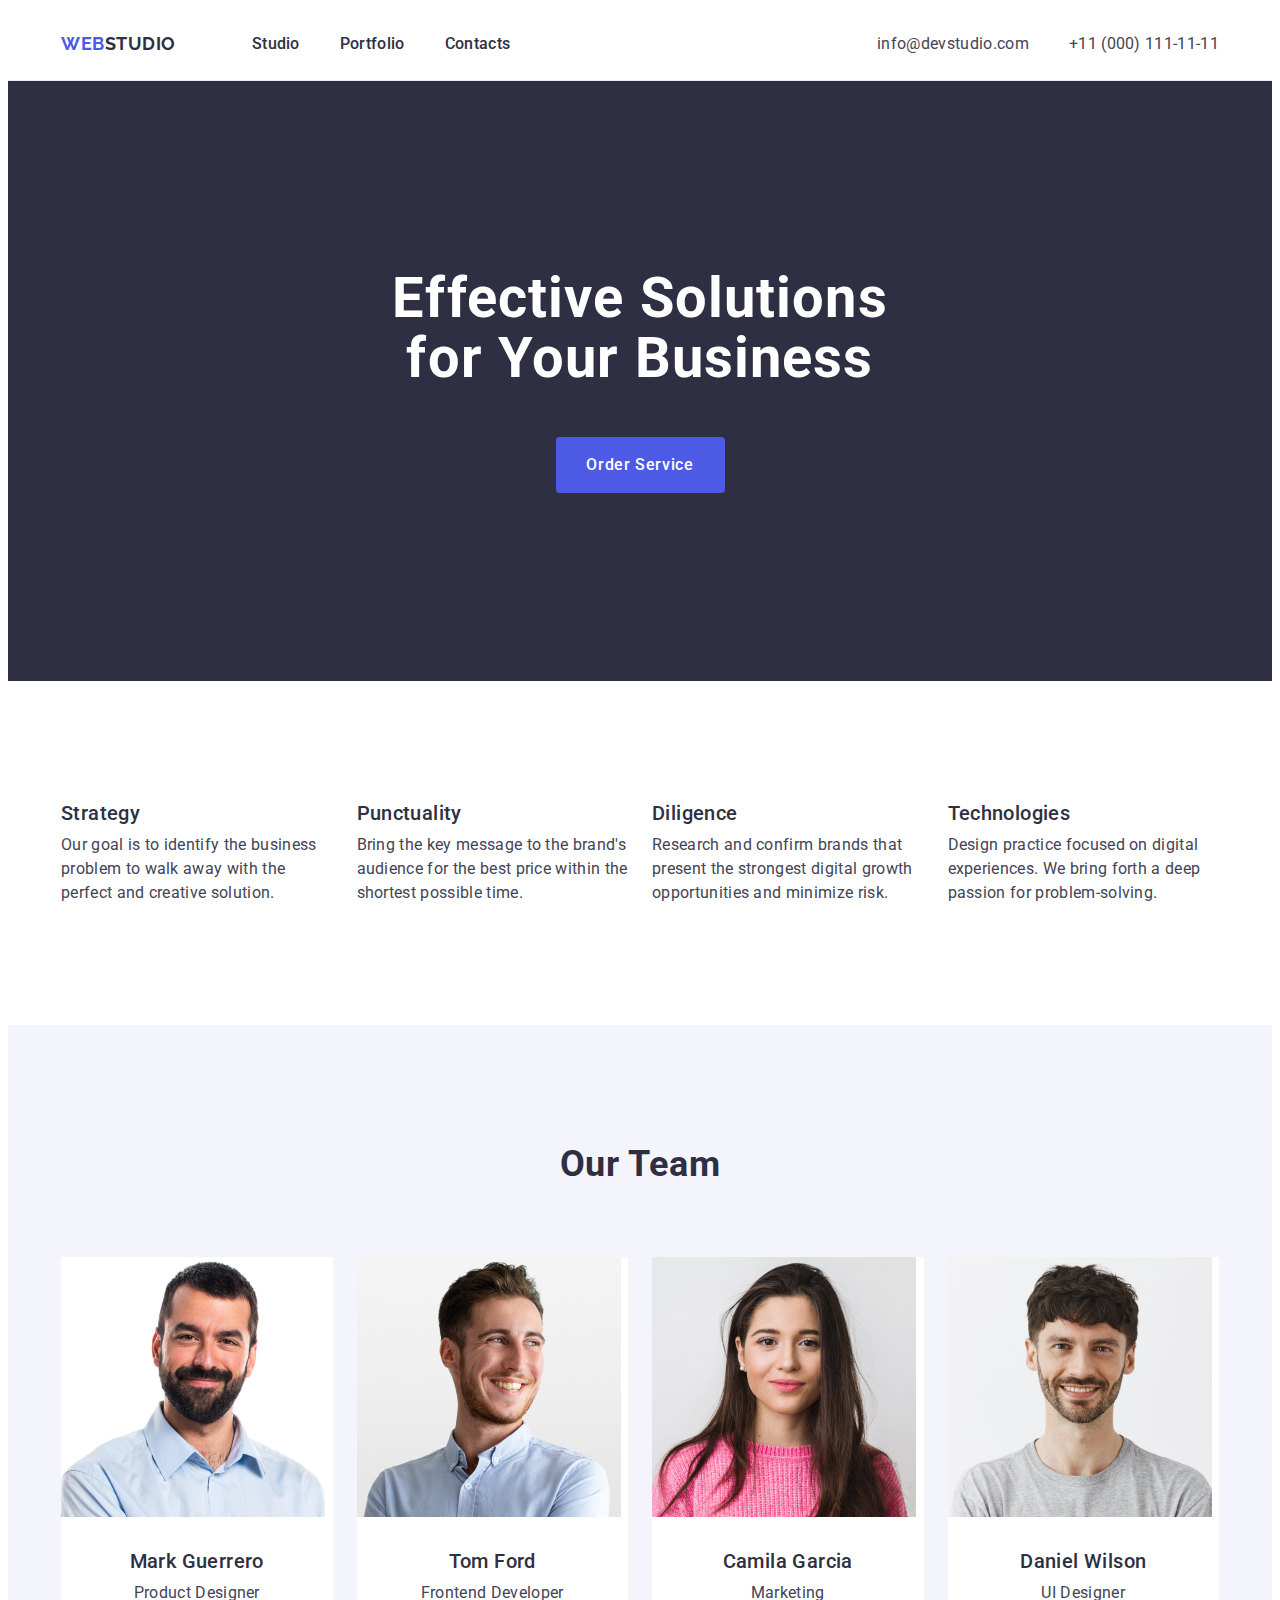
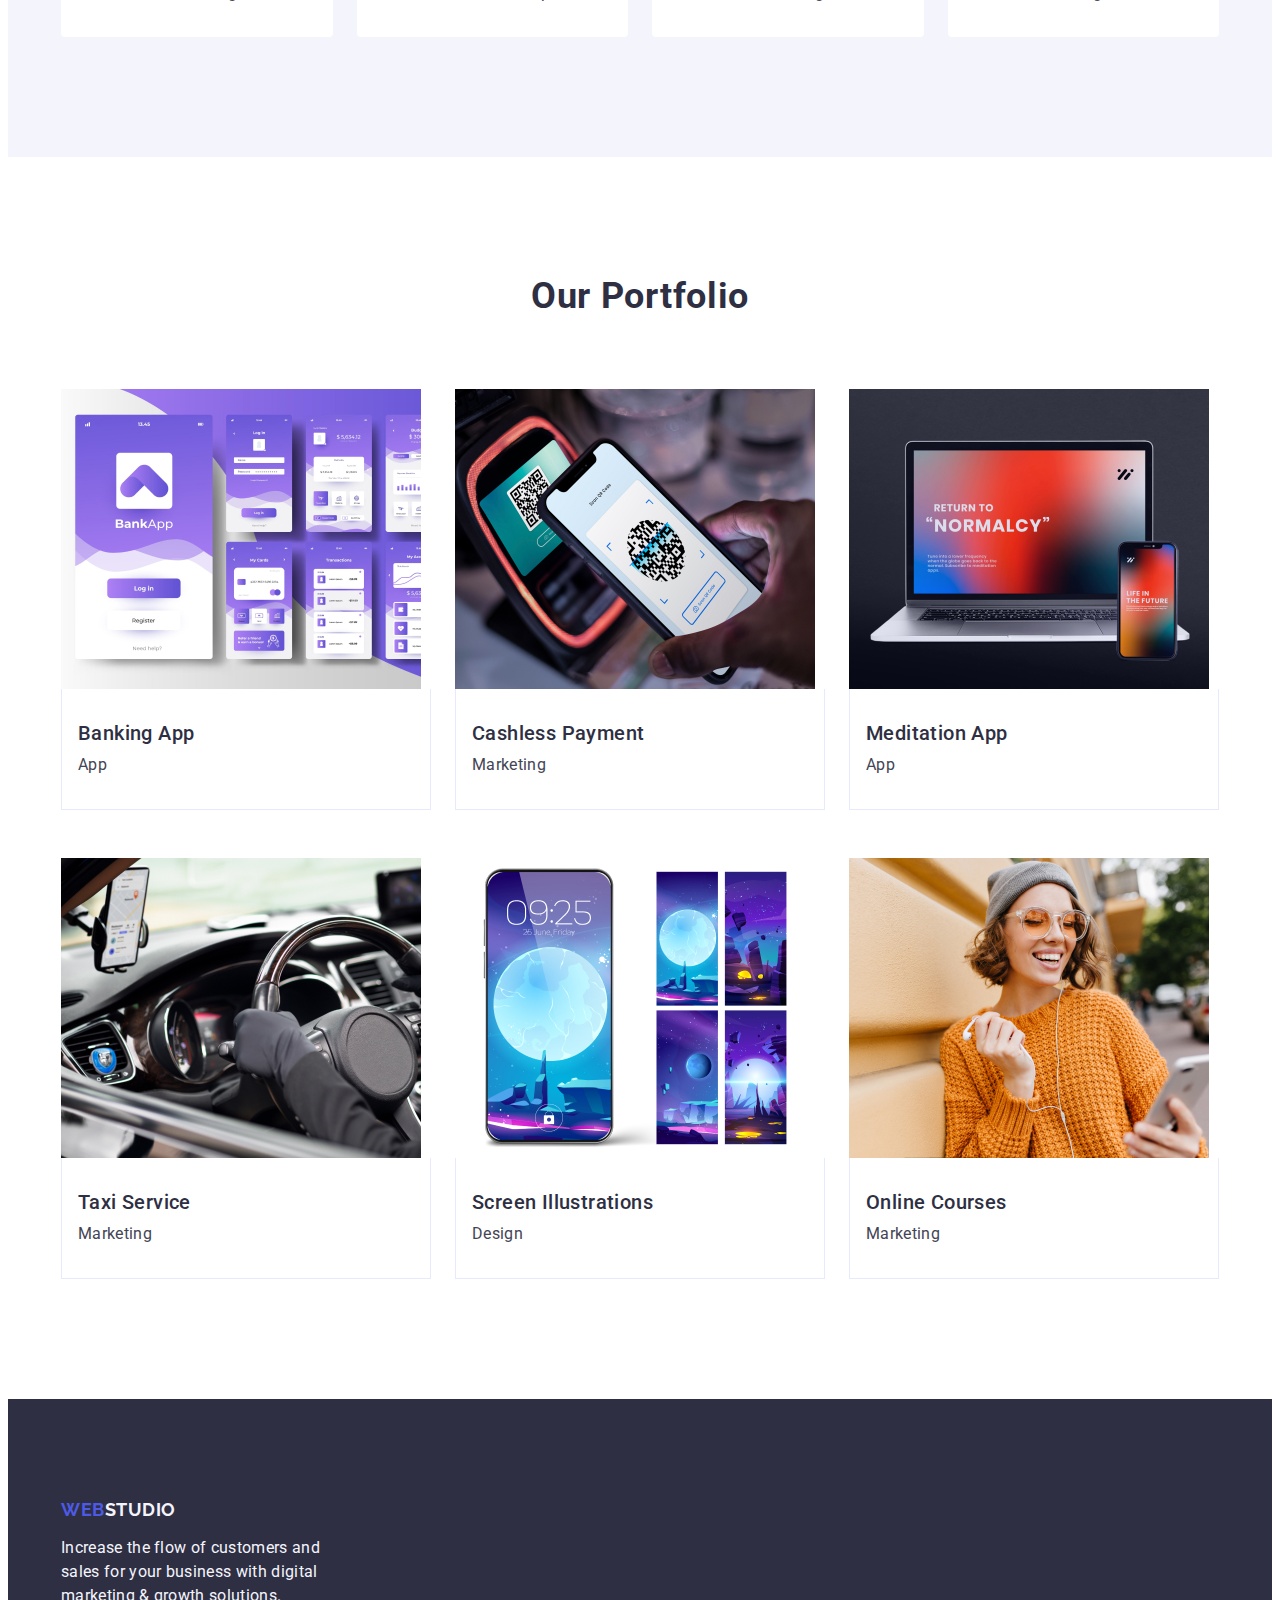
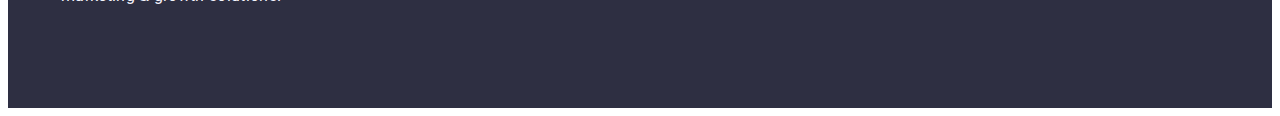
<file: index.html>
<!DOCTYPE html>
<html lang="en">
    <head>
    <meta charset="UTF-8">
    <meta name="viewport" content="width=device-width, initial-scale=1.0">
    <title>goit markup hw01</title>
    <link rel="preconnect" href="https://fonts.googleapis.com"/>
    <link rel="preconnect" href="https://fonts.gstatic.com" crossorigin/>
    <link rel="stylesheet" href="https://fonts.googleapis.com/css2?family=Raleway:wght@700&family=Roboto:wght@400;500;700&display=swap">
    <link rel="stylesheet" href="https://cdnjs.cloudflare.com/ajax/libs/modern-normalize/2.0.0/modern-normalize.min.css" integrity="sha512-4xo8blKMVCiXpTaLzQSLSw3KFOVPWhm/TRtuPVc4WG6kUgjH6J03IBuG7JZPkcWMxJ5huwaBpOpnwYElP/m6wg==" crossorigin="anonymous" referrerpolicy="no-referrer" />    
    <link rel="stylesheet" href="./css/styles.css"/>
    </head>
    <body>
        <header class="header">
        <div class="container header-container">
            <nav class="nav-menu">
            <a class="nav-menu-logo" href="./index.html">Web<span class="nav-menu-span">Studio</span></a>

            <ul class="nav-menu-list">
                <li> <a class="nav-menu-item" href="./index.html">Studio</a></li>
                <li> <a class="nav-menu-item" href="">Portfolio</a></li>
                <li> <a class="nav-menu-item" href="">Contacts</a></li>
            </ul>
            </nav>
        <address class="contacts">

        <ul class="list-address">
        <li><a class="contacts-item" href="mailto:info@devstudio.com">info@devstudio.com</a></li>
        <li><a class="contacts-item" href="tel:+110001111111">+11 (000) 111-11-11</a></li>
        </ul>
        </address>
        </div>
        </header>

        <main>

        <section class="section-main">
            <div class="container section-one">
            <h1 class="main-title">Effective Solutions for Your Business</h1>
            <button class="button" type="button">Order Service</button>
        </div>
        </section>
        
        <section class="section-description">
            <div class="container section-two">
            <h2 class="visually-hidden">Contentinfo</h2>


            <ul class="description-list">
            <li class="list-item">
                <h3 class="description-title">Strategy</h3>
            <p class="description-text">Our goal is to identify the business
                problem to walk away with the perfect and creative solution. </p>
            </li>
            <li class="list-item">
            <h3 class="description-title">Punctuality</h3>
            <p class="description-text">Bring the key message to the brand's audience for the best price within
            the shortest possible time.</p>
            </li>
            <li class="list-item">
                <h3 class="description-title">Diligence</h3>
        <p class="description-text">Research and confirm brands that present the strongest digital growth
            opportunities and minimize risk.</p>
        </li>
        <li class="list-item">
            <h3 class="description-title">Technologies</h3>
            <p class="description-text">Design practice focused on digital experiences. We bring forth a deep
            passion for problem-solving.</p>
        </li>
        </ul>
        </div>
        </section>
        
        <section class="section-team">
            <div class="container section-three">
            <h2 class="team-title">Our Team</h2>


            <ul class="our-team" >
                <li class="team-list">
                    <img class="img" src="./images/Mark_Guerrero.jpg" alt="Mark Guerrero" width="264" height="260">
                    <div class="team-name">
                    <h3 class="team-subtitle">Mark Guerrero</h3>
                    <p class="team-text">Product Designer</p>
                    </div>
                </li>
                <li class="team-list">
                    <img class="img" src="./images/Tom_Ford.jpg" alt="Tom Ford" width="264" height="260">
                    <div class="team-name">
                    <h3 class="team-subtitle">Tom Ford</h3>
                    <p class="team-text">Frontend Developer</p>
                    </div>
                </li>
                <li class="team-list">
                    <img class="img" src="./images/Camila_Garcia.jpg" alt="Camila Garcia" width="264" height="260">
                    <div class="team-name">
                    <h3 class="team-subtitle">Camila Garcia</h3>
                    <p class="team-text">Marketing</p>
                    </div>
                </li>
                <li class="team-list">
                    <img class="img" src="./images/Daniel_Wilson.jpg" alt="Daniel Wilson" width="264" height="260">
                    <div class="team-name">
                    <h3 class="team-subtitle">Daniel Wilson</h3>
                    <p class="team-text">UI Designer</p>
                    </div>
                    
                </li>
            </ul>
            </div>
            
        </section>
        
        
        <section class="portfolio">
            <div class="container section-four">
            <h2 class="portfolio-title">Our Portfolio</h2> 
            <ul class="portfolio-list">
            <li class="list-info" >
                <img class="img" src="./images/img.jpg" alt="BankApp" width="360" height="300">
                <div class="list-products">
                <h3 class="portfolio-subtitle">Banking App</h3>
                <p class="portfolio-text">App</p>
                </div>
            </li>
            <li class="list-info" >
                <img class="img" src="./images/img1.jpg" alt=" Scren Qr code" width="360" height="300">
                <div class="list-products">
                <h3 class="portfolio-subtitle">Cashless Payment</h3>
                <p class="portfolio-text">Marketing</p>
                </div>
            </li>
            <li class="list-info" >
                <img class="img" src="./images/img2.jpg" alt="Meditation App Phone end Pc" width="360" height="300">
                <div class="list-products">
                <h3 class="portfolio-subtitle">Meditation App</h3>
                <p class="portfolio-text">App</p>
                </div>
            </li>
            <li class="list-info" >
                <img class="img" src="./images/img3.jpg" alt="Car" width="360" height="300">
                <div class="list-products">
                <h3 class="portfolio-subtitle">Taxi Service</h3>
                <p class="portfolio-text">Marketing</p>
                </div>
            </li>
            <li class="list-info" >
                <img class="img" src="./images/img4.jpg" alt="Screen Illustrations" width="360" height="300">
                <div class="list-products">
                <h3 class="portfolio-subtitle">Screen Illustrations</h3>
                <p class="portfolio-text">Design</p>
                </div>
            </li >
            <li class="list-info">
                <img class="img" src="./images/img5.jpg" alt="Woman is reading" width="360" height="300">
                <div class="list-products">
                <h3 class="portfolio-subtitle">Online Courses</h3>
                <p class="portfolio-text">Marketing</p>
                </div>
            </li>
        </ul>
        </div>
        </section>
        
        </main>
        <footer class="lower-section">
            <div class="container" >
            <a class="nav-menu-logo-footer" href="./index.html">Web<span class="lower-logo-span">Studio</span></a>
            <p class="footer-text">
                Increase the flow of customers and sales for your
            business with digital marketing & growth solutions.
        </p>
        </div>
        </footer>
    </body>
</html>
</file>
<file: css/styles.css>
body { 
    font-family:"Roboto", sans-serif;
    color: #434455;
background-color: #FFF;
letter-spacing: 0.02em;
}

ul{
    list-style-type: none;
    padding-left: 0;
    margin: 0;
}



a {
    text-decoration: none;
}

.address {
    font-style: normal;
    }

h1,h2,h3,h4,h5,h6,p {
margin-top: 0;
margin-bottom:0;
}



.img {
    display: block 
    
    
    }
    
    .container{
    width: 1158px;
    margin: 0 auto;
    padding: 0 15px 0 15px;
    
    }



/* =================================header============================================*/
    
    .header{
    border-bottom: 1px solid #e7e9fc
    
    }

.header-container{
display: flex;
align-items: center;

}
    

.nav-menu{
    display: flex;
    align-items: center;
}


.nav-menu-list{
    display: flex;
    gap: 40px;
    margin-right: 40px;
    margin-right: 0;
    
}

.nav-menu-logo {
    color: #4D5AE5;
    font-family: Raleway, sans-serif;
    font-size: 18px;
    font-weight: 700;
    line-height: 1.17;
    letter-spacing: 0.03em;
    text-transform: uppercase;
    text-decoration: none;
    margin-right: 76px;
}
.nav-menu-span{
    color: #2E2F42;
    font-weight: 700;
   
    
    

}
.nav-menu-logo:hover,.nav-menu-logo:focus {
color: #404BBF;
margin-right: 76px;
} 
.nav-menu-item {
    color: #2E2F42;
    font-size: 16px;
    display: block;
    font-weight: 500;
    line-height: 1.5;
    letter-spacing: 0.02em;
    text-decoration: none;
    padding: 24px 0;
    padding-top: 24px; 
}
.nav-menu-item:hover,.nav-menu-item:focus {
    color: #404bbf;
    } 


.contacts {
    font-style: normal;
    margin-left: auto;
}

.list-address{
    display: flex;
    gap: 40px;
    margin-right: 40px;
    margin-right: 0;
}

.contacts-item {
    color:#434455;
font-size: 16px;
font-weight: 400;
line-height: 1.5; 
letter-spacing: 0.02em;
text-decoration: none;
}
.contacts-item:hover,.contacts-item:focus {
    color: #404bbf; 
}
/* =============================================================================*/



/* =================================SECTION=1============================================*/

.section-one {
    background-color: #2e2f42;
    

}


.section-main {
    background-color: #2E2F42;
    padding: 188px 0;
}

.main-title{
    color: #FFF;
text-align: center;
font-family: Roboto;
font-size: 56px;
font-weight: 700;
line-height: 1.07;
letter-spacing: 0.02em;
max-width: 496px;
margin-left: auto;
margin-right: auto;
margin-bottom: 48px;
}

.button{
background-color: #4D5AE5;
cursor: pointer;
color: #FFF;
font-family: "Roboto", sans-serif;
font-size: 16px;
font-weight: 500;
line-height: 1.5;
letter-spacing: 0.04em;
min-width: 169px;
height: 56px;
border: none;
border-radius: 4px;
display: block;
margin: 0 auto;

}

.button-order{
    display: block;
    

}
.button:hover, .button:focus{
    background-color: #404bbf; 

}


.hidden{
    display: none;

}

/* =============================================================================*/



/* =================================SECTION=2============================================*/


.section-main{


}
.section-description{
    padding: 120px 0 ;

}

.section-two{


}

.visually-hidden{
    position: absolute;
    width: 1px;
    height: 1px;
    margin: -1px;
    border: 0;
    padding: 0;
    white-space: nowrap;
    clip-path: inset(100%);
    clip: rect(0 0 0 0);
    overflow: hidden;


}

.description-list{
    display: flex;
    gap: 24px; 

}

.list-item{
    width: calc((100% - 72px) / 4);
   

}
.description-title{
    color: #2E2F42;
font-family: Roboto;
font-size: 20px;
font-weight: 500;
line-height: 1.2;
letter-spacing: 0.02em;
margin-bottom: 8px;

}
.description-text{
    color: #434455;
font-family: Roboto;
font-size: 16px;
font-weight: 400;
line-height: 1.5;
letter-spacing: 0.02em;
}

/* =============================================================================*/

/* =================================SECTION=3============================================*/
.section-team{
    line-height: 1.5;
    letter-spacing: 0.02em;
    background-color: #F4F4FD;
    padding: 120px 0;
}



.section-three{


}

.team-title{
    color: #2E2F42;
text-align: center;
font-family: Roboto;
font-size: 36px;
font-weight: 700;
line-height: 1.11;
letter-spacing: 0.02em;
text-transform: capitalize;
margin-bottom: 72px;

}

.our-team{
    display: flex;
    gap: 24px; 


}
.team-list{
    background-color: #FFF;
    width: calc((100% - 72px) / 4);
    border-radius: 0px 0px 4px 4px; 
}

.team-name{
    padding: 32px 0


}

.team-subtitle{
    color: #2E2F42;
text-align: center;
font-family: Roboto;
font-size: 20px;
font-weight: 500;
line-height:1.2;
letter-spacing: 0.02em;
text-align: center; 
margin-bottom: 8px
}

.team-text{
color: #434455;
text-align: center;
font-family: Roboto;
font-size: 16px;
font-weight: 400;
line-height: 1.5;
letter-spacing: 0.02em;

}


/* =============================================================================*/



/* =================================SECTION=4============================================*/


.portfolio{
    background-color: #FFF;
    padding-top: 120px;
    padding-bottom: 120px; 
}

.section-four{


}

.portfolio-title{
    color: #2E2F42;
text-align: center;
font-family: Roboto;
font-size: 36px;
font-weight: 700;
line-height: 1.11;
letter-spacing: 0.02em;
text-transform: capitalize;
margin-bottom: 72px;
}

.portfolio-list{
    display: flex;
    flex-wrap: wrap;
    column-gap: 24px;
    row-gap: 48px;

}

.team-list{


}

.list-info {
width: calc((100% - 48px) / 3);
}

.list-products{
    padding: 32px 16px;
    border: 1px solid #e7e9fc;
    border-top: none;
    

}



.portfolio-subtitle{
    color: #2E2F42;
    font-family: Roboto;
    font-size: 20px;
    font-weight: 500;
    line-height:1.2;
    letter-spacing: 0.02em;
    margin-bottom: 8px;
}
.portfolio-text{
    color: #434455;
font-family: Roboto;
font-size: 16px;
font-weight: 400;
line-height:1.5;
letter-spacing: 0.02em;
}


/* =============================================================================*/


/* ===============================footer=====================================*/
.footer{
    background-color:#2E2F42;
    
}
.nav-menu-logo-footer{
    display: inline-block;
    color: #4d5ae5;
    font-family: Raleway, sans-serif;
    font-size: 18px;
    font-weight: 700;
    line-height: 1.17;
    letter-spacing: 0.03em;
    text-transform: uppercase;
    margin-bottom: 16px;


}
.lower-section{
    background-color: #2E2F42;
    padding: 100px 0;
    

}



.lower-logo-span{
    color: #f4f4fd;
}
.footer-text{
    color: #F4F4FD;
font-family: Roboto;
font-size: 16px;
font-weight: 400;
line-height:1.5;
letter-spacing: 0.02em;
width: 264px;
}





/* ================================================================*/
</file>
